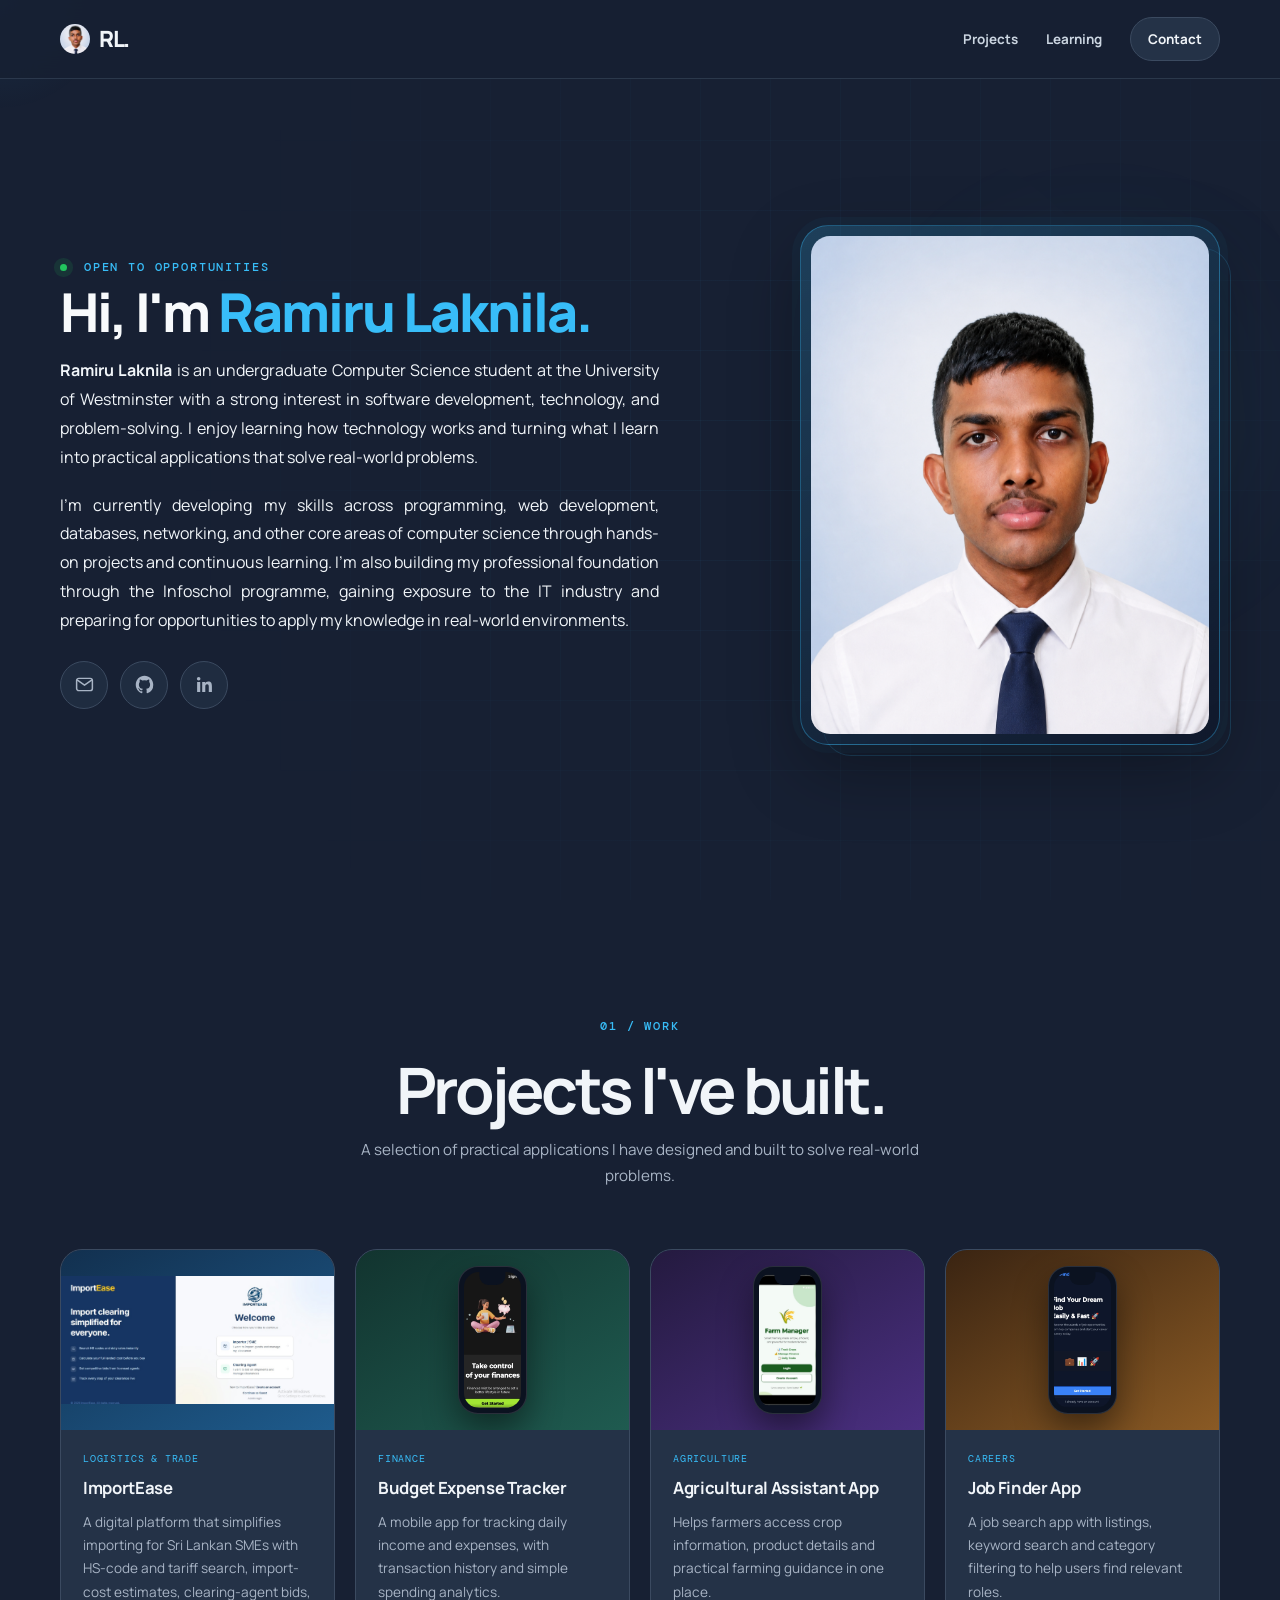
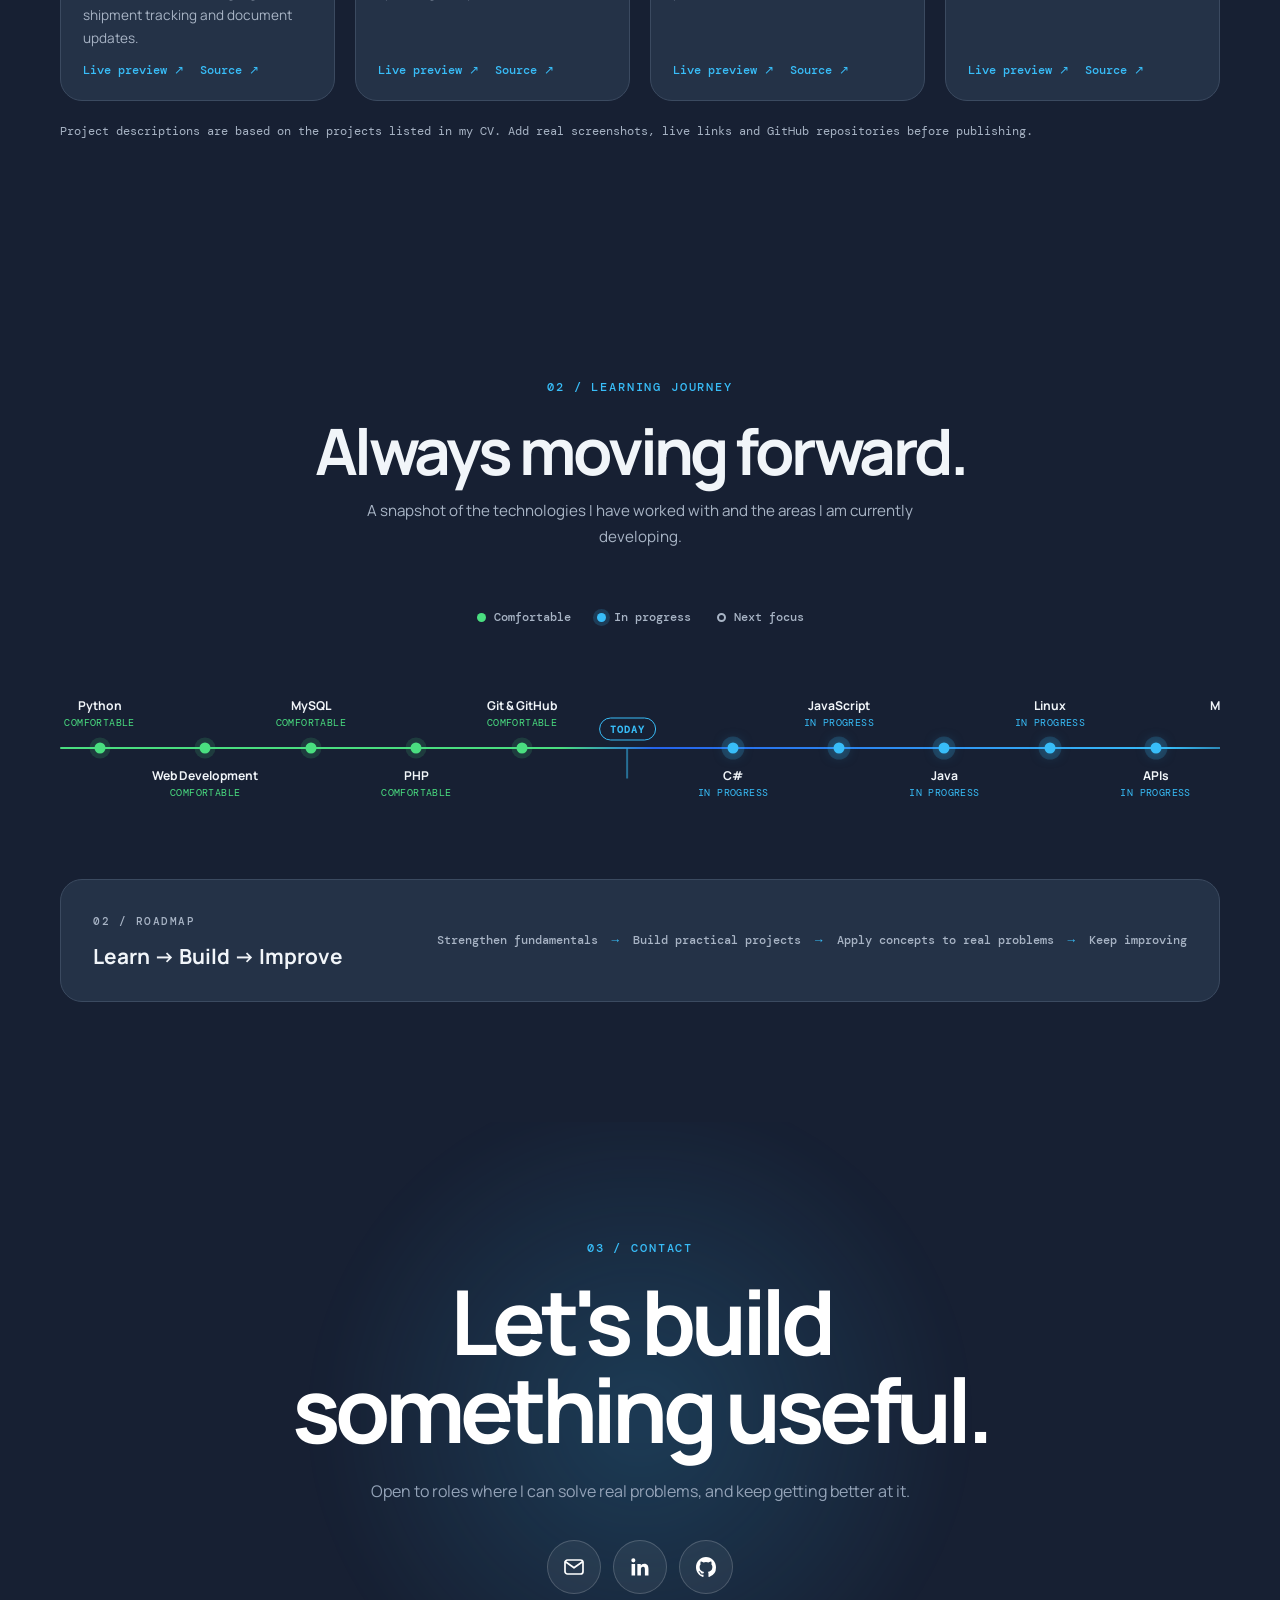
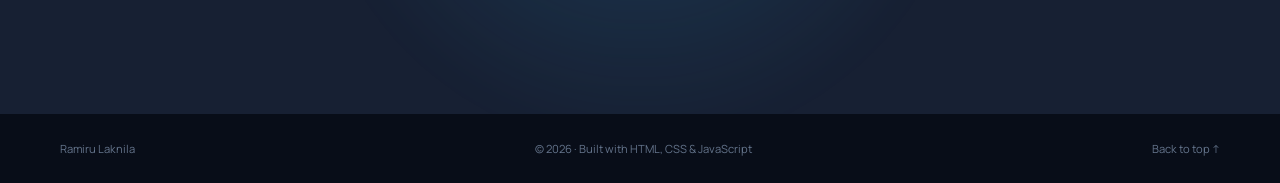
<file: index.html>
<!DOCTYPE html>
<html lang="en">

<head>
  <meta charset="UTF-8">

  <meta
    name="viewport"
    content="width=device-width, initial-scale=1.0"
  >

  <meta
    name="description"
    content="Ramiru Laknila — aspiring software developer portfolio."
  >

  <title>Ramiru Laknila | Software Developer</title>

  <link rel="stylesheet" href="style.css">
</head>

<body>

  <div class="cursor-glow" aria-hidden="true"></div>

  <!-- HEADER -->

  <header class="site-header" id="top">

    <nav class="nav container">

      <!-- Small profile image + RL logo -->
      <a href="#home" class="logo">

        <img
          class="logo-image"
          src="images/profile.jpg"
          alt=""
        >

        <span>RL.</span>

      </a>

      <!-- Mobile menu -->
      <button
        class="nav-toggle"
        aria-label="Open navigation"
        aria-expanded="false"
      >
        <span></span>
        <span></span>
      </button>

      <!-- Navigation links -->
      <div class="nav-links">

        <a href="#projects">Projects</a>

        <a href="#learning">Learning</a>

        <a
          href="#contact"
          class="nav-cta"
        >
          Contact
        </a>

      </div>

    </nav>

  </header>


  <main>

    <!-- HERO -->

    <section
      class="hero section"
      id="home"
    >

      <div class="hero-grid"></div>

      <div class="container hero-inner">

        <div class="hero-copy reveal">

          <p class="eyebrow">
            <span class="status-dot"></span>
            Open to opportunities
          </p>

          <h1 class="hero-title">

            <span class="intro">
              Hi, I'm
            </span>

            <span class="name">
              Ramiru Laknila.
            </span>

          </h1>

          
<div class="about-text">
  <p>
    <strong>Ramiru Laknila</strong> is an undergraduate Computer Science student
    at the University of Westminster with a strong interest in software
    development, technology, and problem-solving.
  

  
    I enjoy learning how technology works and turning what I learn into
    practical applications that solve real-world problems.
  </p>

  <p>
    I’m currently developing my skills across programming, web development,
    databases, networking, and other core areas of computer science through
    hands-on projects and continuous learning.
  

  
    I’m also building my professional foundation through the Infoschol
    programme, gaining exposure to the IT industry and preparing for
    opportunities to apply my knowledge in real-world environments.
  </p>
</div>


          <div class="social-links">

            <a
              class="social-icon"
              href="mailto:ramirulaknila1923@gmail.com"
              aria-label="Email"
            >
              <svg viewBox="0 0 24 24" fill="none" stroke="currentColor" stroke-width="1.7" stroke-linecap="round" stroke-linejoin="round">
                <rect x="3" y="5" width="18" height="14" rx="2.5"></rect>
                <path d="M3.5 6.8l8.5 6 8.5-6"></path>
              </svg>
            </a>

            <a
              class="social-icon"
              href="https://github.com/ramiruxlaknila-cmd"
              target="_blank"
              rel="noreferrer"
              aria-label="GitHub"
            >
              <svg viewBox="0 0 24 24" fill="currentColor">
                <path d="M12 2C6.48 2 2 6.58 2 12.26c0 4.53 2.87 8.37 6.84 9.73.5.09.68-.22.68-.48 0-.24-.01-1.02-.01-1.85-2.78.62-3.37-1.19-3.37-1.19-.46-1.19-1.11-1.51-1.11-1.51-.91-.63.07-.62.07-.62 1 .07 1.53 1.05 1.53 1.05.89 1.56 2.34 1.11 2.91.85.09-.66.35-1.11.63-1.36-2.22-.26-4.56-1.13-4.56-5.02 0-1.11.39-2.02 1.03-2.73-.1-.26-.45-1.3.1-2.71 0 0 .84-.27 2.75 1.04a9.36 9.36 0 0 1 5 0c1.91-1.31 2.75-1.04 2.75-1.04.55 1.41.2 2.45.1 2.71.64.71 1.03 1.62 1.03 2.73 0 3.9-2.34 4.76-4.57 5.01.36.31.68.92.68 1.86 0 1.34-.01 2.42-.01 2.75 0 .27.18.58.69.48A10.02 10.02 0 0 0 22 12.26C22 6.58 17.52 2 12 2z"/>
              </svg>
            </a>

            <a
              class="social-icon"
              href="https://www.linkedin.com/in/k-h-ramiru-l-70869b3a4/"
              target="_blank"
              rel="noreferrer"
              aria-label="LinkedIn"
            >
              <svg viewBox="0 0 24 24" fill="currentColor">
                <path d="M20.45 20.45h-3.55v-5.57c0-1.33-.02-3.04-1.85-3.04-1.85 0-2.14 1.45-2.14 2.94v5.67H9.36V9h3.41v1.56h.05c.48-.9 1.64-1.85 3.38-1.85 3.6 0 4.27 2.37 4.27 5.46v6.28zM5.34 7.43a2.06 2.06 0 1 1 0-4.12 2.06 2.06 0 0 1 0 4.12zM7.12 20.45H3.56V9h3.56v11.45z"/>
              </svg>
            </a>

          </div>

        </div>

        <figure class="hero-profile reveal">
          <img src="images/profile.jpg" alt="Portrait of Ramiru Laknila">
        </figure>

      </div>

    </section>


    <!-- PROJECTS -->

    <section
      class="section"
      id="projects"
    >

      <div class="container">

        <div class="split about-section">

          <div class="section-heading reveal">

            <p class="eyebrow">
              01 / About
            </p>

            <h2>
              Learning by
              <span class="gradient-text">
                building.
              </span>
            </h2>

          </div>

          <div class="about-copy reveal">

            <p class="lead">

              I'm an enthusiastic learner with a strong interest in
              computer science and software development. I enjoy building
              practical applications, learning new technologies and
              improving my technical skills through hands-on work.

            </p>

            <p>

              My goal is to gain real-world experience, contribute to a
              professional team and keep developing as a software developer.

            </p>

            <div class="mini-stats">

              <div>
                <strong>10</strong>
                <span>Featured projects</span>
              </div>

              <div>
                <strong>6+</strong>
                <span>Professional courses</span>
              </div>

            </div>

          </div>

        </div>

        <!-- PROJECT CARDS -->

        <div
          class="projects-showcase reveal"
        >

          <div class="section-heading centered showcase-heading">

            <p class="eyebrow">
              01 / Work
            </p>

            <h2>
              Projects I've
              <span class="gradient-text">
                built.
              </span>
            </h2>

            <p class="learning-intro">
              A selection of practical applications I have designed and built
              to solve real-world problems.
            </p>

          </div>

          <div class="project-cards">

            <article class="project-card">

              <div class="project-card-media media-1 importease-media">
                <img
                  src="images/importease.jpg"
                  alt="ImportEase platform preview"
                  loading="lazy"
                  onerror="this.remove()"
                >
              </div>

              <div class="project-card-body">

                <span class="project-card-tag">
                  Logistics &amp; Trade
                </span>

                <h4>
                  ImportEase
                </h4>

                <p>

                  A digital platform that simplifies importing for Sri Lankan
                  SMEs with HS-code and tariff search, import-cost estimates,
                  clearing-agent bids, shipment tracking and document updates.

                </p>

                <div class="project-card-links">
                  <a href="https://lnkd.in/gSx7hcVk">Live preview ↗</a>
                  <a href="https://github.com/ramiruxlaknila-cmd/project-front-end">Source ↗</a>
                </div>

              </div>

            </article>


            <article class="project-card">

              <div class="project-card-media media-2 is-mobile">
                <div class="phone-frame">
                  <img
                    src="images/expensetracker.png"
                    alt="Budget Expense Tracker preview"
                    loading="lazy"
                    onerror="this.remove()"
                  >
                </div>
              </div>

              <div class="project-card-body">

                <span class="project-card-tag">
                  Finance
                </span>

                <h4>
                  Budget Expense Tracker
                </h4>

                <p>

                  A mobile app for tracking daily income and expenses,
                  with transaction history and simple spending analytics.

                </p>

                <div class="project-card-links">
                  <a href="https://lnkd.in/p/gXigUn3U">Live preview ↗</a>
                  <a href="https://github.com/ramiruxlaknila-cmd/expense-tracker-app">Source ↗</a>
                </div>

              </div>

            </article>


            <article class="project-card">

              <div class="project-card-media media-3 is-mobile">
                <div class="phone-frame">
                  <img
                    src="images/agricultural.png"
                    alt="Agricultural Assistant App preview"
                    loading="lazy"
                    onerror="this.remove()"
                  >
                </div>
              </div>

              <div class="project-card-body">

                <span class="project-card-tag">
                  Agriculture
                </span>

                <h4>
                  Agricultural Assistant App
                </h4>

                <p>

                  Helps farmers access crop information, product details
                  and practical farming guidance in one place.

                </p>

                <div class="project-card-links">
                  <a href="https://lnkd.in/p/gcMDG-_p">Live preview ↗</a>
                  <a href="https://github.com/ramiruxlaknila-cmd/farmer-management-app">Source ↗</a>
                </div>

              </div>

            </article>


            <article class="project-card">

              <div class="project-card-media media-4 is-mobile">
                <div class="phone-frame">
                  <img
                    src="images/jobfinder.png"
                    alt="Job Finder App preview"
                    loading="lazy"
                    onerror="this.remove()"
                  >
                </div>
              </div>

              <div class="project-card-body">

                <span class="project-card-tag">
                  Careers
                </span>

                <h4>
                  Job Finder App
                </h4>

                <p>

                  A job search app with listings, keyword search and
                  category filtering to help users find relevant roles.

                </p>

                <div class="project-card-links">
                  <a href="https://lnkd.in/p/gSdRn3z9">Live preview ↗</a>
                  <a href="https://github.com/ramiruxlaknila-cmd/job--finder">Source ↗</a>
                </div>

              </div>

            </article>

          </div>

          <p class="project-note">

            Project descriptions are based on the projects listed in
            my CV. Add real screenshots, live links and GitHub
            repositories before publishing.

          </p>

        </div>

      </div>

    </section>


    <!-- LEARNING JOURNEY -->

    <section
      class="section learning-section"
      id="learning"
    >

      <div class="container">

        <div class="section-heading centered reveal">

          <p class="eyebrow">
            02 / Learning journey
          </p>

          <h2>
            Always
            <span class="gradient-text">
              moving forward.
            </span>
          </h2>

          <p class="learning-intro">

            A snapshot of the technologies I have worked with and the
            areas I am currently developing.

          </p>

        </div>

        <div class="learning-key reveal">

          <span>
            <i class="key-dot learned"></i>
            Comfortable
          </span>

          <span>
            <i class="key-dot current"></i>
            In progress
          </span>

          <span>
            <i class="key-dot next"></i>
            Next focus
          </span>

        </div>

        <div class="learning-track-wrap reveal">

          <div class="learning-track">

            <div class="track-line"></div>

            <div
              class="track-node learned pos-above"
              style="left:3%"
            >
              <div class="node-label">
                <strong>Python</strong>
                <small>Comfortable</small>
              </div>

              <span class="node-dot"></span>
            </div>

            <div
              class="track-node learned pos-below"
              style="left:11%"
            >
              <span class="node-dot"></span>

              <div class="node-label">
                <strong>Web Development</strong>
                <small>Comfortable</small>
              </div>
            </div>

            <div
              class="track-node learned pos-above"
              style="left:19%"
            >
              <div class="node-label">
                <strong>MySQL</strong>
                <small>Comfortable</small>
              </div>

              <span class="node-dot"></span>
            </div>

            <div
              class="track-node learned pos-below"
              style="left:27%"
            >
              <span class="node-dot"></span>

              <div class="node-label">
                <strong>PHP</strong>
                <small>Comfortable</small>
              </div>
            </div>

            <div
              class="track-node learned pos-above"
              style="left:35%"
            >
              <div class="node-label">
                <strong>Git & GitHub</strong>
                <small>Comfortable</small>
              </div>

              <span class="node-dot"></span>
            </div>

            <div
              class="track-today"
              style="left:43%"
            >
              <span>Today</span>
              <i></i>
            </div>

            <div
              class="track-node current pos-below"
              style="left:51%"
            >
              <span class="node-dot"></span>

              <div class="node-label">
                <strong>C#</strong>
                <small>In progress</small>
              </div>
            </div>

            <div
              class="track-node current pos-above"
              style="left:59%"
            >
              <div class="node-label">
                <strong>JavaScript</strong>
                <small>In progress</small>
              </div>

              <span class="node-dot"></span>
            </div>

            <div
              class="track-node current pos-below"
              style="left:67%"
            >
              <span class="node-dot"></span>

              <div class="node-label">
                <strong>Java</strong>
                <small>In progress</small>
              </div>
            </div>

            <div
              class="track-node current pos-above"
              style="left:75%"
            >
              <div class="node-label">
                <strong>Linux</strong>
                <small>In progress</small>
              </div>

              <span class="node-dot"></span>
            </div>

            <div
              class="track-node current pos-below"
              style="left:83%"
            >
              <span class="node-dot"></span>

              <div class="node-label">
                <strong>APIs</strong>
                <small>In progress</small>
              </div>
            </div>

            <div
              class="track-node next pos-above"
              style="left:91%"
            >
              <div class="node-label">
                <strong>Machine Learning</strong>
                <small>Next focus</small>
              </div>

              <span class="node-dot"></span>
            </div>

            <div
              class="track-node next pos-below"
              style="left:97%"
            >
              <span class="node-dot"></span>

              <div class="node-label">
                <strong>AI Agents</strong>
                <small>Next focus</small>
              </div>
            </div>

          </div>

        </div>

        <div class="learning-roadmap reveal">

          <div>

            <span class="learning-label">
              02 / ROADMAP
            </span>

            <h3>
              Learn → Build → Improve
            </h3>

          </div>

          <div class="roadmap-steps">

            <span>Strengthen fundamentals</span>

            <b>→</b>

            <span>Build practical projects</span>

            <b>→</b>

            <span>Apply concepts to real problems</span>

            <b>→</b>

            <span>Keep improving</span>

          </div>

        </div>

      </div>

    </section>


    <!-- CONTACT -->

    <section
      class="section contact-section"
      id="contact"
    >

      <div class="contact-glow"></div>

      <div class="container contact-inner reveal">

        <p class="eyebrow">
          03 / Contact
        </p>

        <h2>
          Let's build something
          <span class="gradient-text">
            useful.
          </span>
        </h2>

        <p>
        Open to roles where I can solve real problems, and keep getting better at it.
        </p>

        <div class="contact-actions">

          <a
            class="contact-icon"
            href="mailto:YOUR_EMAIL@example.com"
            aria-label="Email"
          >
            <svg viewBox="0 0 24 24" fill="none" stroke="currentColor" stroke-width="1.7" stroke-linecap="round" stroke-linejoin="round">
              <rect x="3" y="5" width="18" height="14" rx="2.5"></rect>
              <path d="M3.5 6.8l8.5 6 8.5-6"></path>
            </svg>
          </a>

          <a
            class="contact-icon"
            href="https://www.linkedin.com/in/k-h-ramiru-l-70869b3a4/"
            target="_blank"
            rel="noreferrer"
            aria-label="LinkedIn"
          >
            <svg viewBox="0 0 24 24" fill="currentColor">
              <path d="M20.45 20.45h-3.55v-5.57c0-1.33-.02-3.04-1.85-3.04-1.85 0-2.14 1.45-2.14 2.94v5.67H9.36V9h3.41v1.56h.05c.48-.9 1.64-1.85 3.38-1.85 3.6 0 4.27 2.37 4.27 5.46v6.28zM5.34 7.43a2.06 2.06 0 1 1 0-4.12 2.06 2.06 0 0 1 0 4.12zM7.12 20.45H3.56V9h3.56v11.45z"></path>
            </svg>
          </a>

          <a
            class="contact-icon"
            href="https://github.com/ramiruxlaknila-cmd"
            target="_blank"
            rel="noreferrer"
            aria-label="GitHub"
          >
            <svg viewBox="0 0 24 24" fill="currentColor">
              <path d="M12 2C6.48 2 2 6.58 2 12.26c0 4.53 2.87 8.37 6.84 9.73.5.09.68-.22.68-.48 0-.24-.01-1.02-.01-1.85-2.78.62-3.37-1.19-3.37-1.19-.46-1.19-1.11-1.51-1.11-1.51-.91-.63.07-.62.07-.62 1 .07 1.53 1.05 1.53 1.05.89 1.56 2.34 1.11 2.91.85.09-.66.35-1.11.63-1.36-2.22-.26-4.56-1.13-4.56-5.02 0-1.11.39-2.02 1.03-2.73-.1-.26-.45-1.3.1-2.71 0 0 .84-.27 2.75 1.04a9.36 9.36 0 0 1 5 0c1.91-1.31 2.75-1.04 2.75-1.04.55 1.41.2 2.45.1 2.71.64.71 1.03 1.62 1.03 2.73 0 3.9-2.34 4.76-4.57 5.01.36.31.68.92.68 1.86 0 1.34-.01 2.42-.01 2.75 0 .27.18.58.69.48A10.02 10.02 0 0 0 22 12.26C22 6.58 17.52 2 12 2z"></path>
            </svg>
          </a>

        </div>

      </div>

    </section>

  </main>


  <!-- FOOTER -->

  <footer class="footer">

    <div class="container">

      <span>
        Ramiru Laknila
      </span>

      <span>
        © 2026 · Built with HTML, CSS & JavaScript
      </span>

      <a href="#top">
        Back to top ↑
      </a>

    </div>

  </footer>


  <script src="script.js"></script>

</body>

</html>
</file>
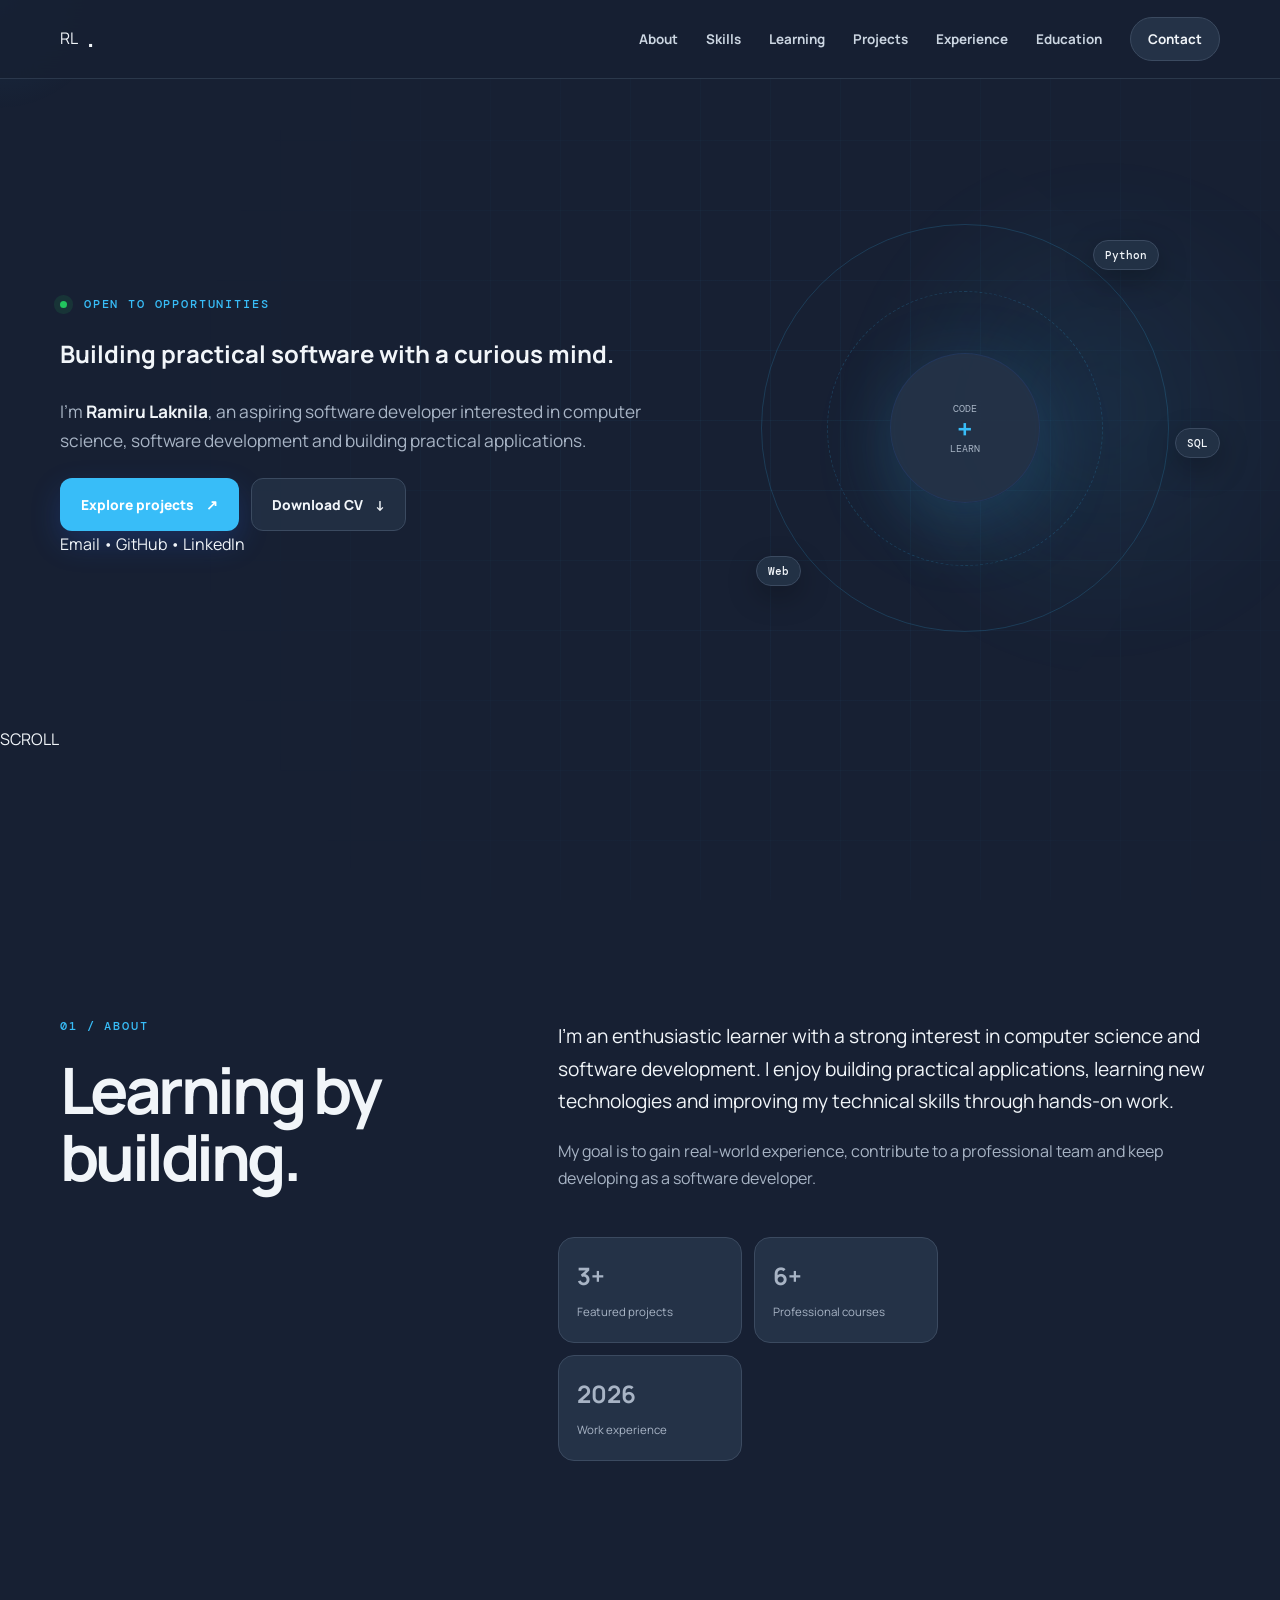
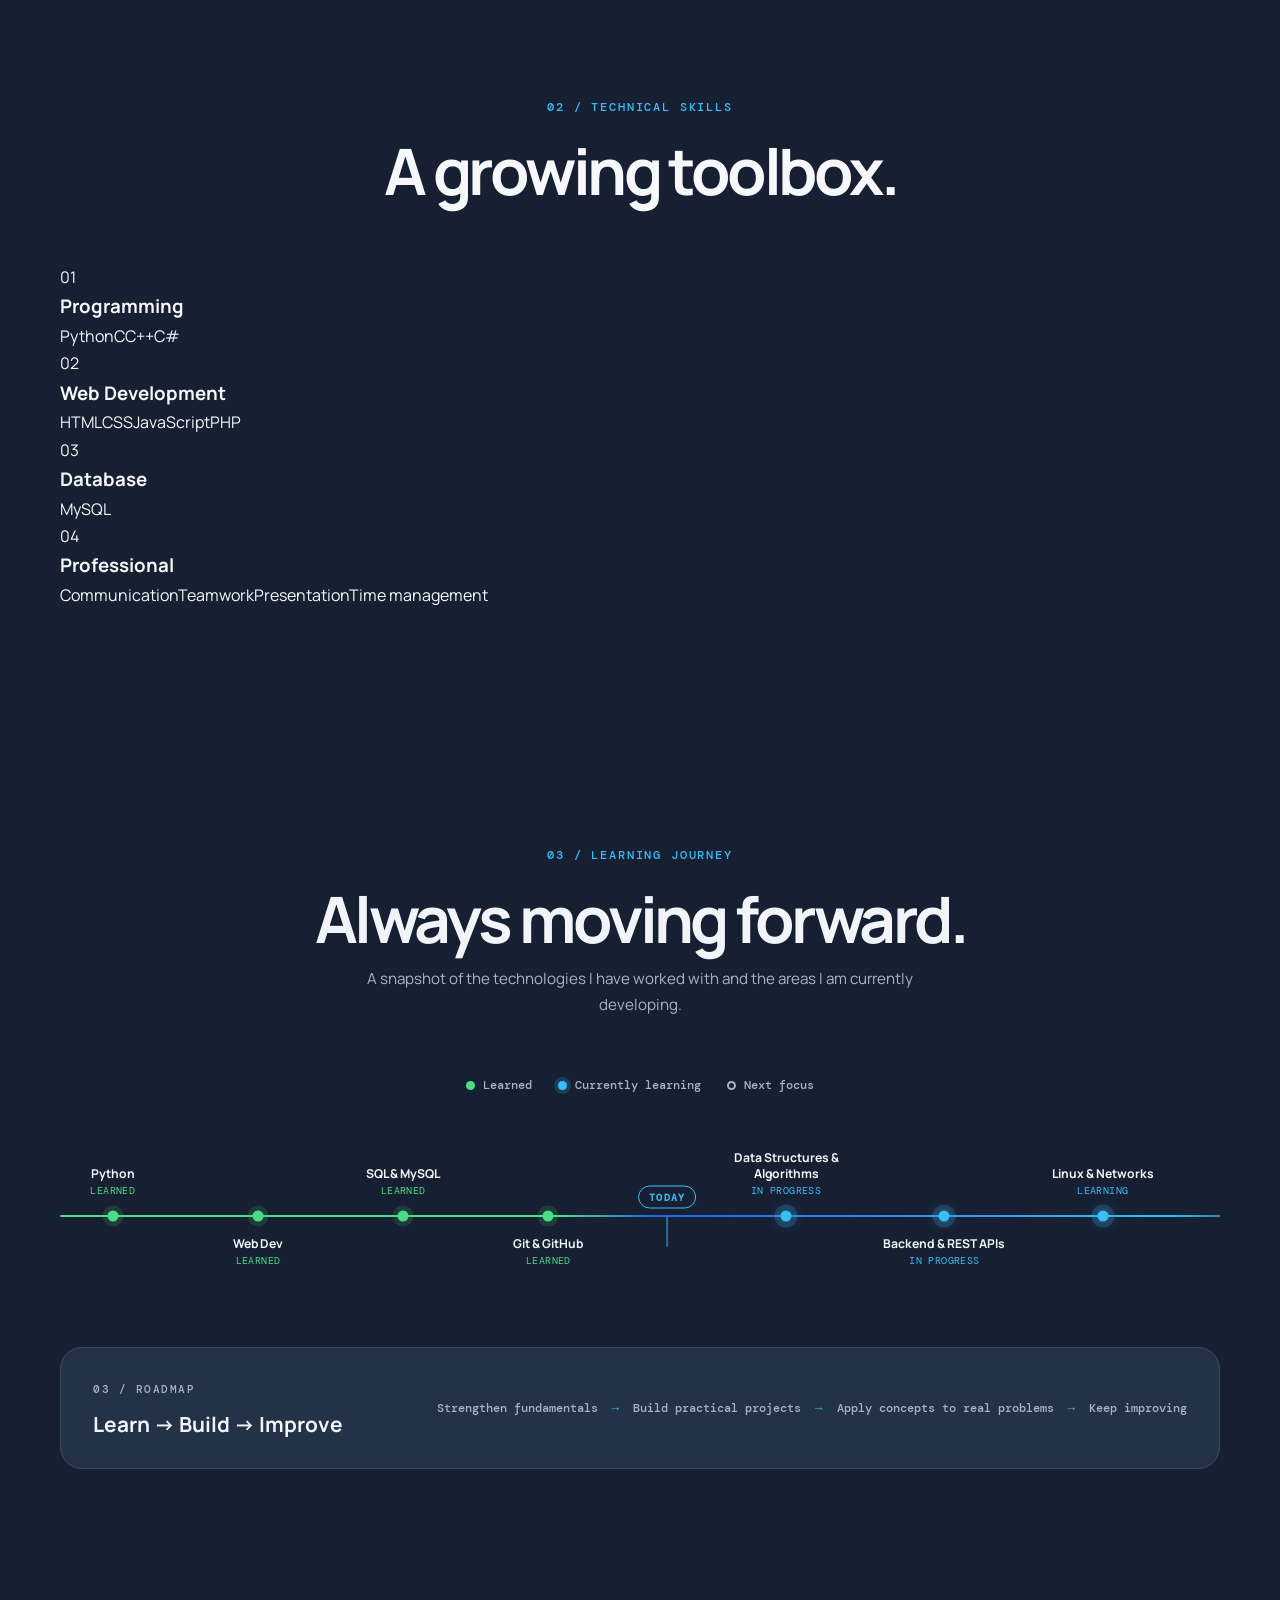
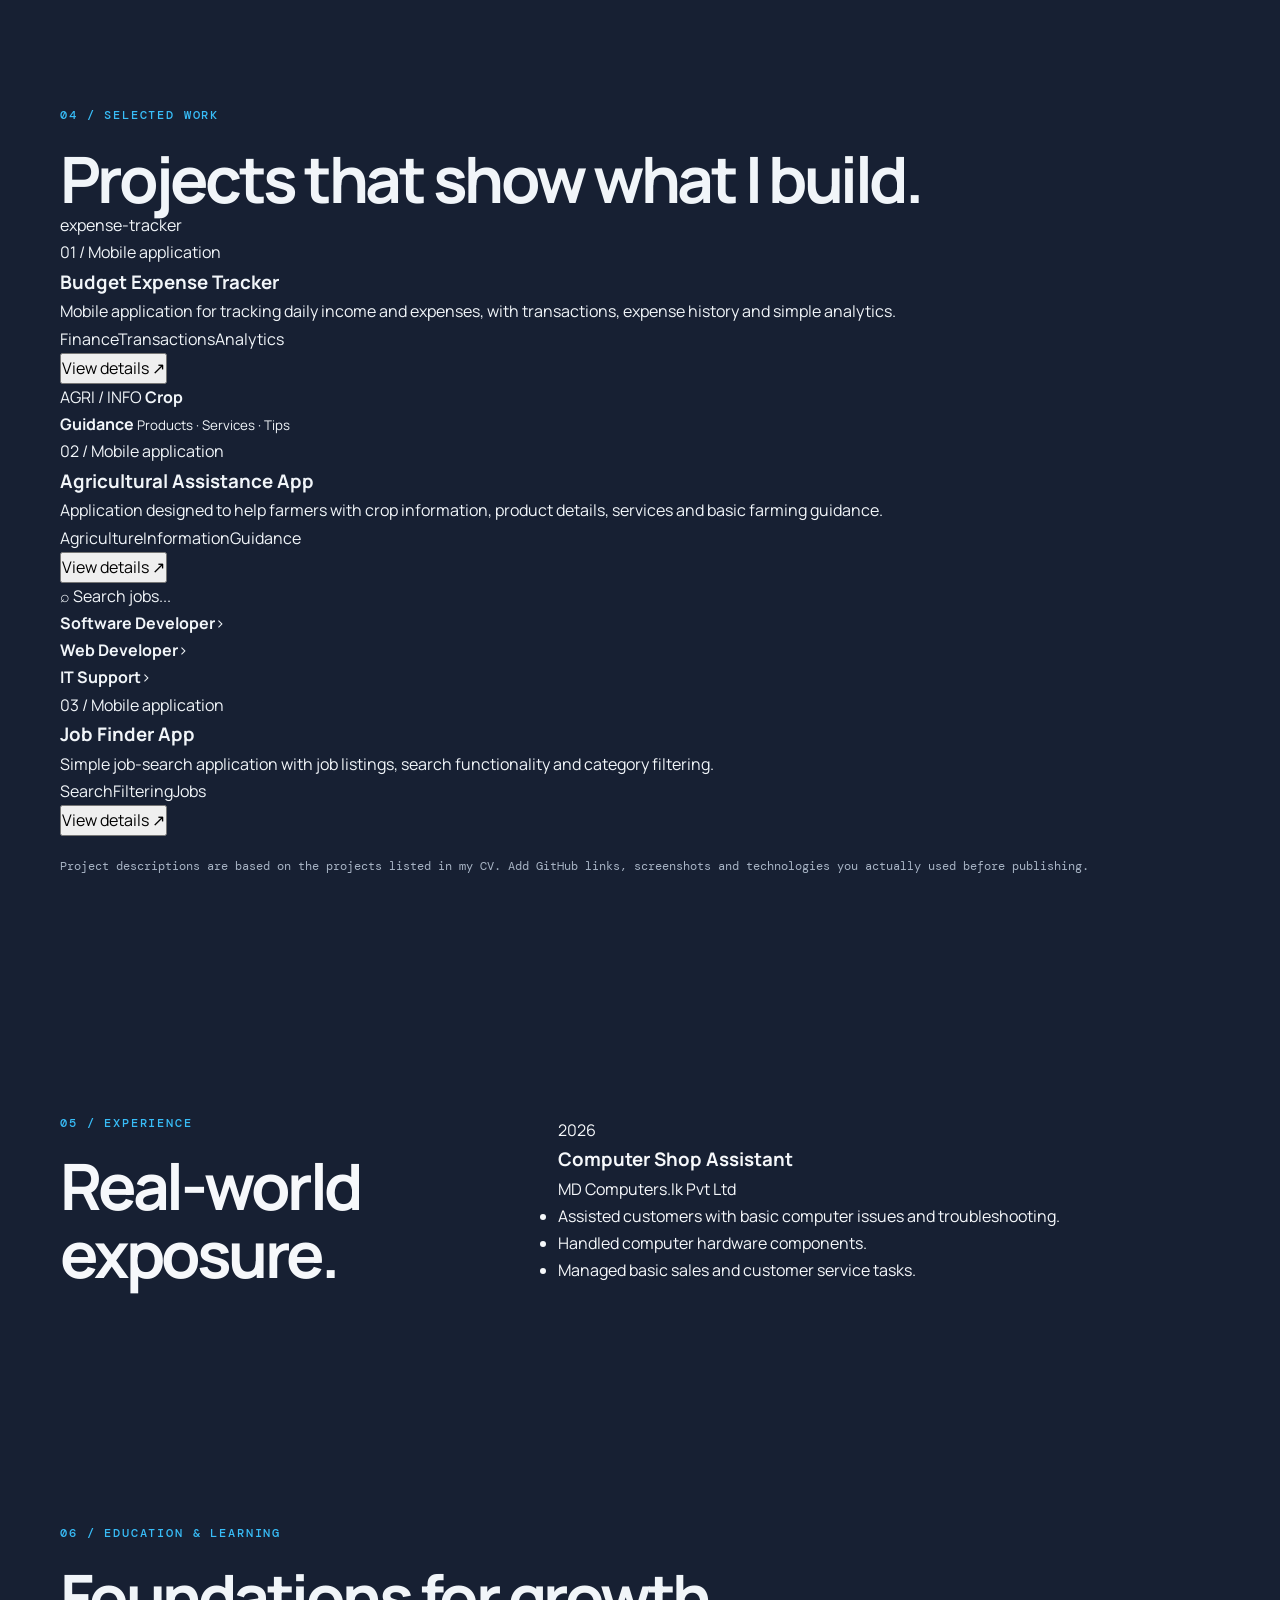
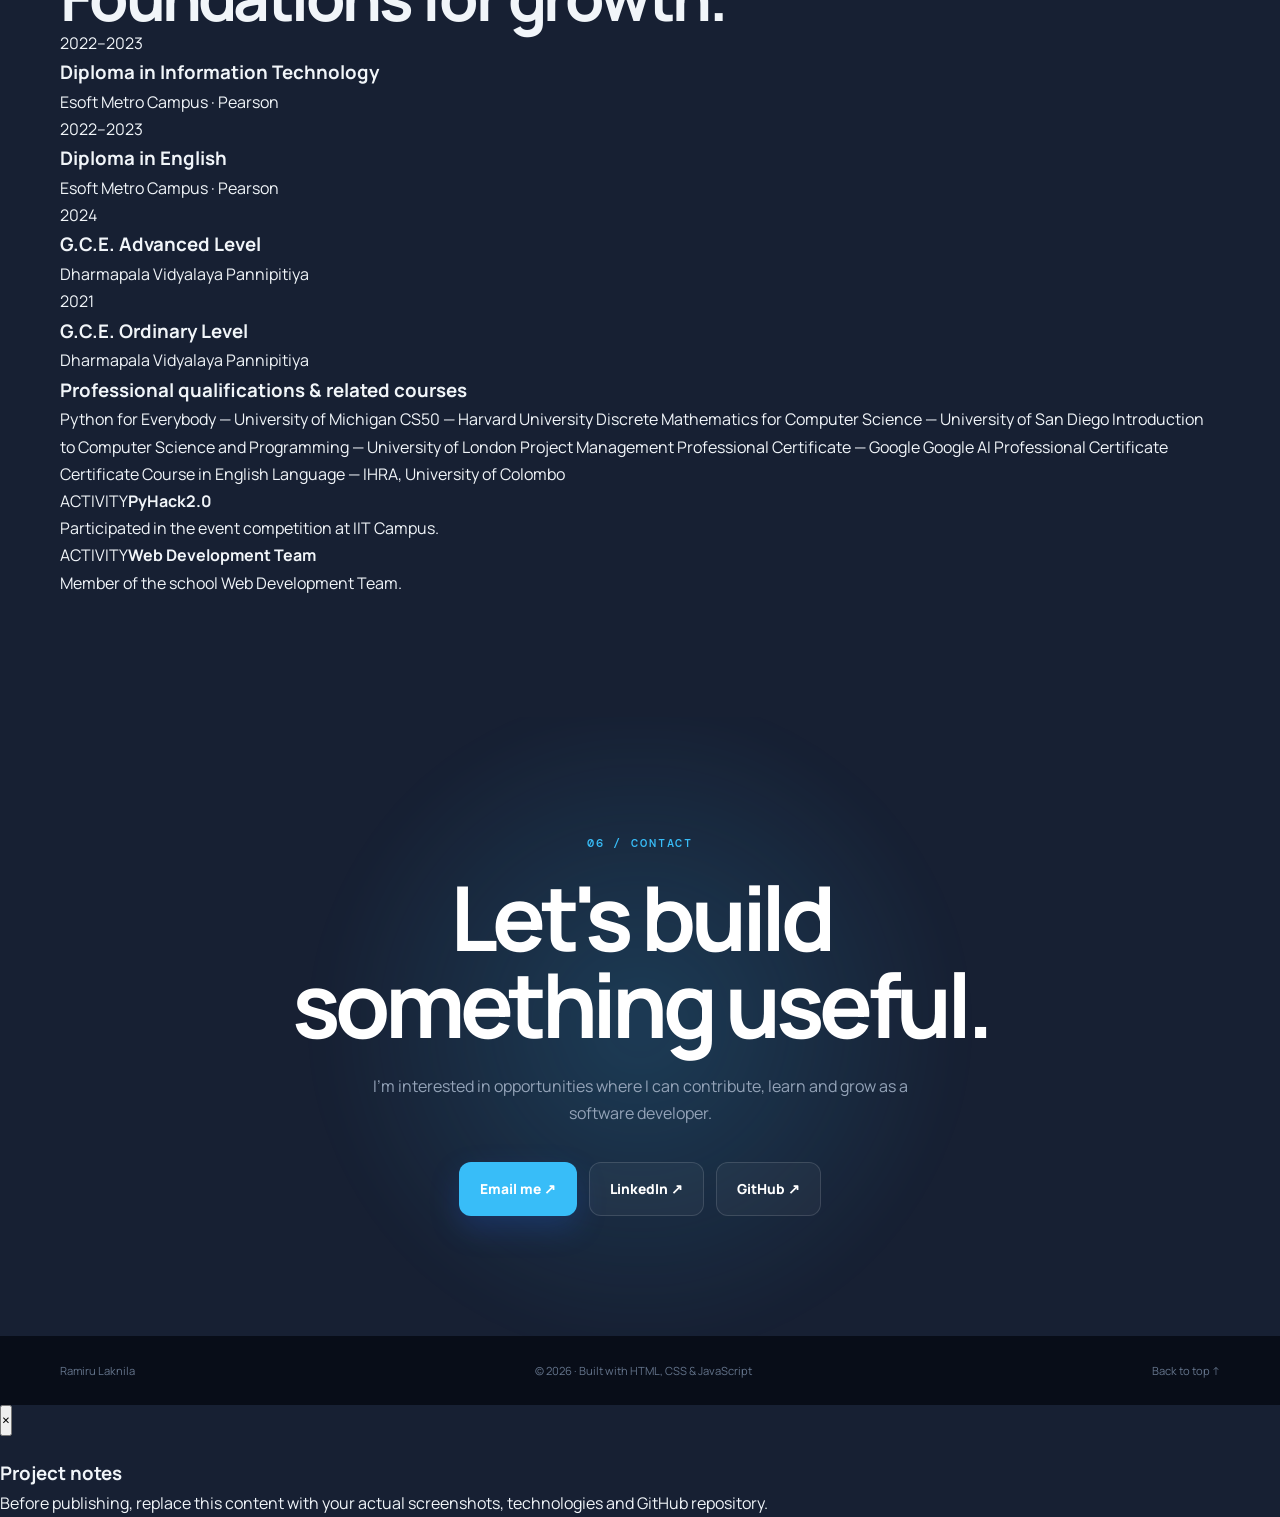
<file: portfolio-index-with-learning.html>
<!DOCTYPE html>
<html lang="en">
<head>
  <meta charset="UTF-8">
  <meta name="viewport" content="width=device-width, initial-scale=1.0">
  <meta name="description" content="Ramiru Laknila — aspiring software developer portfolio.">
  <title>Ramiru Laknila | Software Developer</title>
  <link rel="stylesheet" href="style.css">
</head>
<body>
  <div class="cursor-glow" aria-hidden="true"></div>

  <header class="site-header" id="top">
    <nav class="nav container">
      <a href="#home" class="logo">RL<span>.</span></a>
      <button class="nav-toggle" aria-label="Open navigation" aria-expanded="false">
        <span></span><span></span>
      </button>
      <div class="nav-links">
        <a href="#about">About</a>
        <a href="#skills">Skills</a>
        <a href="#learning">Learning</a>
        <a href="#projects">Projects</a>
        <a href="#experience">Experience</a>
        <a href="#education">Education</a>
        <a href="#contact" class="nav-cta">Contact</a>
      </div>
    </nav>
  </header>

  <main>
    <section class="hero section" id="home">
      <div class="hero-grid"></div>
      <div class="container hero-inner">
        <div class="hero-copy reveal">
          <p class="eyebrow"><span class="status-dot"></span> Open to opportunities</p>
          <h1>Building practical software with a <span class="gradient-text">curious mind.</span></h1>
          <p class="hero-subtitle">
            I'm <strong>Ramiru Laknila</strong>, an aspiring software developer interested in
            computer science, software development and building practical applications.
          </p>
          <div class="hero-actions">
            <a class="btn btn-primary" href="#projects">Explore projects <span>↗</span></a>
            <a class="btn btn-secondary" href="resume.pdf" download>Download CV <span>↓</span></a>
          </div>
          <div class="quick-links">
            <a href="#contact">Email</a>
            <span>•</span>
            <a href="#" target="_blank" rel="noreferrer">GitHub</a>
            <span>•</span>
            <a href="#" target="_blank" rel="noreferrer">LinkedIn</a>
          </div>
        </div>

        <div class="hero-orbit reveal" aria-hidden="true">
          <div class="orbit orbit-1"></div>
          <div class="orbit orbit-2"></div>
          <div class="orbit orbit-3"></div>
          <div class="core">
            <span>CODE</span>
            <strong>+</strong>
            <span>LEARN</span>
          </div>
          <div class="orbit-tag tag-python">Python</div>
          <div class="orbit-tag tag-web">Web</div>
          <div class="orbit-tag tag-sql">SQL</div>
        </div>
      </div>
      <div class="scroll-cue">SCROLL <span></span></div>
    </section>

    <section class="section" id="about">
      <div class="container split">
        <div class="section-heading reveal">
          <p class="eyebrow">01 / About</p>
          <h2>Learning by <span class="gradient-text">building.</span></h2>
        </div>
        <div class="about-copy reveal">
          <p class="lead">
            I'm an enthusiastic learner with a strong interest in computer science and software
            development. I enjoy building practical applications, learning new technologies and
            improving my technical skills through hands-on work.
          </p>
          <p>
            My goal is to gain real-world experience, contribute to a professional team and keep
            developing as a software developer.
          </p>
          <div class="mini-stats">
            <div><strong>3+</strong><span>Featured projects</span></div>
            <div><strong>6+</strong><span>Professional courses</span></div>
            <div><strong>2026</strong><span>Work experience</span></div>
          </div>
        </div>
      </div>
    </section>

    <section class="section section-dark" id="skills">
      <div class="container">
        <div class="section-heading centered reveal">
          <p class="eyebrow">02 / Technical skills</p>
          <h2>A growing <span class="gradient-text">toolbox.</span></h2>
        </div>
        <div class="skills-grid">
          <article class="skill-card reveal">
            <div class="skill-number">01</div>
            <h3>Programming</h3>
            <div class="chips"><span>Python</span><span>C</span><span>C++</span><span>C#</span></div>
          </article>
          <article class="skill-card reveal">
            <div class="skill-number">02</div>
            <h3>Web Development</h3>
            <div class="chips"><span>HTML</span><span>CSS</span><span>JavaScript</span><span>PHP</span></div>
          </article>
          <article class="skill-card reveal">
            <div class="skill-number">03</div>
            <h3>Database</h3>
            <div class="chips"><span>MySQL</span></div>
          </article>
          <article class="skill-card reveal">
            <div class="skill-number">04</div>
            <h3>Professional</h3>
            <div class="chips"><span>Communication</span><span>Teamwork</span><span>Presentation</span><span>Time management</span></div>
          </article>
        </div>
      </div>
    </section>

    <section class="section learning-section" id="learning">
      <div class="container">
        <div class="section-heading centered reveal">
          <p class="eyebrow">03 / Learning journey</p>
          <h2>Always <span class="gradient-text">moving forward.</span></h2>
          <p class="learning-intro">A snapshot of the technologies I have worked with and the areas I am currently developing.</p>
        </div>

        <div class="learning-key reveal">
          <span><i class="key-dot learned"></i> Learned</span>
          <span><i class="key-dot current"></i> Currently learning</span>
          <span><i class="key-dot next"></i> Next focus</span>
        </div>

        <div class="learning-track-wrap reveal">
          <div class="learning-track">
            <div class="track-line"></div>

            <div class="track-node learned pos-above" style="left:4%">
              <div class="node-label"><strong>Python</strong><small>Learned</small></div>
              <span class="node-dot"></span>
            </div>
            <div class="track-node learned pos-below" style="left:15%">
              <span class="node-dot"></span>
              <div class="node-label"><strong>Web Dev</strong><small>Learned</small></div>
            </div>
            <div class="track-node learned pos-above" style="left:26%">
              <div class="node-label"><strong>SQL & MySQL</strong><small>Learned</small></div>
              <span class="node-dot"></span>
            </div>
            <div class="track-node learned pos-below" style="left:37%">
              <span class="node-dot"></span>
              <div class="node-label"><strong>Git & GitHub</strong><small>Learned</small></div>
            </div>

            <div class="track-today" style="left:46%">
              <span>Today</span>
              <i></i>
            </div>

            <div class="track-node current pos-above" style="left:55%">
              <div class="node-label"><strong>Data Structures & Algorithms</strong><small>In progress</small></div>
              <span class="node-dot"></span>
            </div>
            <div class="track-node current pos-below" style="left:67%">
              <span class="node-dot"></span>
              <div class="node-label"><strong>Backend & REST APIs</strong><small>In progress</small></div>
            </div>
            <div class="track-node current pos-above" style="left:79%">
              <div class="node-label"><strong>Linux & Networks</strong><small>Learning</small></div>
              <span class="node-dot"></span>
            </div>
            <div class="track-node next pos-below" style="left:91%">
              <span class="node-dot"></span>
              <div class="node-label"><strong>Cloud & AI</strong><small>Next focus</small></div>
            </div>
          </div>
        </div>

        <div class="learning-roadmap reveal">
          <div>
            <span class="learning-label">03 / ROADMAP</span>
            <h3>Learn → Build → Improve</h3>
          </div>
          <div class="roadmap-steps">
            <span>Strengthen fundamentals</span><b>→</b><span>Build practical projects</span><b>→</b><span>Apply concepts to real problems</span><b>→</b><span>Keep improving</span>
          </div>
        </div>
      </div>
    </section>

    <section class="section" id="projects">
      <div class="container">
        <div class="section-heading reveal">
          <p class="eyebrow">04 / Selected work</p>
          <h2>Projects that show <span class="gradient-text">what I build.</span></h2>
        </div>

        <div class="projects">
          <article class="project featured reveal">
            <div class="project-visual expense-visual">
              <div class="mock-window">
                <div class="mock-top"><i></i><i></i><i></i><span>expense-tracker</span></div>
                <div class="mock-body">
                  <div class="mock-bars"><b style="height:45%"></b><b style="height:75%"></b><b style="height:58%"></b><b style="height:88%"></b><b style="height:65%"></b></div>
                  <div class="mock-line"></div>
                </div>
              </div>
            </div>
            <div class="project-info">
              <p class="project-type">01 / Mobile application</p>
              <h3>Budget Expense Tracker</h3>
              <p>Mobile application for tracking daily income and expenses, with transactions, expense history and simple analytics.</p>
              <div class="project-tags"><span>Finance</span><span>Transactions</span><span>Analytics</span></div>
              <button class="text-link project-open" data-project="expense">View details <span>↗</span></button>
            </div>
          </article>

          <article class="project reveal">
            <div class="project-visual farm-visual">
              <div class="farm-card">
                <span>AGRI / INFO</span>
                <strong>Crop<br>Guidance</strong>
                <small>Products · Services · Tips</small>
              </div>
            </div>
            <div class="project-info">
              <p class="project-type">02 / Mobile application</p>
              <h3>Agricultural Assistance App</h3>
              <p>Application designed to help farmers with crop information, product details, services and basic farming guidance.</p>
              <div class="project-tags"><span>Agriculture</span><span>Information</span><span>Guidance</span></div>
              <button class="text-link project-open" data-project="agri">View details <span>↗</span></button>
            </div>
          </article>

          <article class="project reveal">
            <div class="project-visual jobs-visual">
              <div class="job-ui">
                <div class="job-search">⌕ Search jobs...</div>
                <div class="job-row"><b>Software Developer</b><span>›</span></div>
                <div class="job-row"><b>Web Developer</b><span>›</span></div>
                <div class="job-row"><b>IT Support</b><span>›</span></div>
              </div>
            </div>
            <div class="project-info">
              <p class="project-type">03 / Mobile application</p>
              <h3>Job Finder App</h3>
              <p>Simple job-search application with job listings, search functionality and category filtering.</p>
              <div class="project-tags"><span>Search</span><span>Filtering</span><span>Jobs</span></div>
              <button class="text-link project-open" data-project="jobs">View details <span>↗</span></button>
            </div>
          </article>
        </div>
        <p class="project-note reveal">Project descriptions are based on the projects listed in my CV. Add GitHub links, screenshots and technologies you actually used before publishing.</p>
      </div>
    </section>

    <section class="section section-dark" id="experience">
      <div class="container split">
        <div class="section-heading reveal">
          <p class="eyebrow">05 / Experience</p>
          <h2>Real-world <span class="gradient-text">exposure.</span></h2>
        </div>
        <div class="timeline reveal">
          <div class="timeline-item">
            <span class="timeline-dot"></span>
            <p class="date">2026</p>
            <h3>Computer Shop Assistant</h3>
            <p class="company">MD Computers.lk Pvt Ltd</p>
            <ul>
              <li>Assisted customers with basic computer issues and troubleshooting.</li>
              <li>Handled computer hardware components.</li>
              <li>Managed basic sales and customer service tasks.</li>
            </ul>
          </div>
        </div>
      </div>
    </section>

    <section class="section" id="education">
      <div class="container">
        <div class="section-heading reveal">
          <p class="eyebrow">06 / Education & learning</p>
          <h2>Foundations for <span class="gradient-text">growth.</span></h2>
        </div>

        <div class="education-grid">
          <div class="education-list reveal">
            <article class="edu-item">
              <span>2022–2023</span>
              <h3>Diploma in Information Technology</h3>
              <p>Esoft Metro Campus · Pearson</p>
            </article>
            <article class="edu-item">
              <span>2022–2023</span>
              <h3>Diploma in English</h3>
              <p>Esoft Metro Campus · Pearson</p>
            </article>
            <article class="edu-item">
              <span>2024</span>
              <h3>G.C.E. Advanced Level</h3>
              <p>Dharmapala Vidyalaya Pannipitiya</p>
            </article>
            <article class="edu-item">
              <span>2021</span>
              <h3>G.C.E. Ordinary Level</h3>
              <p>Dharmapala Vidyalaya Pannipitiya</p>
            </article>
          </div>

          <div class="cert-list reveal">
            <h3>Professional qualifications & related courses</h3>
            <div class="cert-grid">
              <span>Python for Everybody — University of Michigan</span>
              <span>CS50 — Harvard University</span>
              <span>Discrete Mathematics for Computer Science — University of San Diego</span>
              <span>Introduction to Computer Science and Programming — University of London</span>
              <span>Project Management Professional Certificate — Google</span>
              <span>Google AI Professional Certificate</span>
              <span>Certificate Course in English Language — IHRA, University of Colombo</span>
            </div>
          </div>
        </div>

        <div class="activities reveal">
          <div><span>ACTIVITY</span><strong>PyHack2.0</strong><p>Participated in the event competition at IIT Campus.</p></div>
          <div><span>ACTIVITY</span><strong>Web Development Team</strong><p>Member of the school Web Development Team.</p></div>
        </div>
      </div>
    </section>

    <section class="section contact-section" id="contact">
      <div class="contact-glow"></div>
      <div class="container contact-inner reveal">
        <p class="eyebrow">06 / Contact</p>
        <h2>Let's build something <span class="gradient-text">useful.</span></h2>
        <p>I'm interested in opportunities where I can contribute, learn and grow as a software developer.</p>
        <div class="contact-actions">
          <a class="btn btn-primary" href="mailto:YOUR_EMAIL@example.com">Email me ↗</a>
          <a class="btn btn-secondary" href="#" target="_blank" rel="noreferrer">LinkedIn ↗</a>
          <a class="btn btn-secondary" href="#" target="_blank" rel="noreferrer">GitHub ↗</a>
        </div>
      </div>
    </section>
  </main>

  <footer class="footer">
    <div class="container">
      <span>Ramiru Laknila</span>
      <span>© 2026 · Built with HTML, CSS & JavaScript</span>
      <a href="#top">Back to top ↑</a>
    </div>
  </footer>

  <div class="modal" id="projectModal" aria-hidden="true">
    <div class="modal-backdrop"></div>
    <div class="modal-card" role="dialog" aria-modal="true" aria-labelledby="modalTitle">
      <button class="modal-close" aria-label="Close">×</button>
      <p class="eyebrow" id="modalType"></p>
      <h2 id="modalTitle"></h2>
      <p id="modalDescription"></p>
      <div class="modal-content">
        <h3>Project notes</h3>
        <p id="modalNotes"></p>
      </div>
      <p class="modal-warning">Before publishing, replace this content with your actual screenshots, technologies and GitHub repository.</p>
    </div>
  </div>

  <script src="script.js"></script>
</body>
</html>
</file>
<file: style.css>
@import url('https://fonts.googleapis.com/css2?family=DM+Mono:wght@400;500&family=Manrope:wght@400;500;600;700;800&display=swap');

:root {
  --bg: #172033;
  --surface: #243247;
  --surface-2: #1B2638;
  --dark: #172033;
  --dark-2: #1B2638;
  --text: #F1F5F9;
  --muted: #A8B4C5;
  --line: #3B4A60;
  --accent: #38BDF8;
  --accent-2: #2563EB;
  --accent-soft: rgba(56,189,248,.10);
  --shadow: 0 24px 70px rgba(0,0,0,.28);
  --radius: 22px;
  --container: 1160px;
}

* {
  box-sizing: border-box;
  margin: 0;
  padding: 0;
}

html {
  scroll-behavior: smooth;
}

body {
  font-family: Manrope, sans-serif;
  color: var(--text);
  background: var(--bg);
  line-height: 1.7;
  overflow-x: hidden;
}

body.modal-open {
  overflow: hidden;
}

a {
  color: inherit;
  text-decoration: none;
}

button {
  font: inherit;
}

.container {
  width: min(calc(100% - 48px), var(--container));
  margin: auto;
}

.section {
  position: relative;
  padding: 120px 0;
}

.section-dark {
  background: var(--dark);
  color: #f6f8fb;
}

/* =========================
   HEADER
========================= */

.site-header {
  position: fixed;
  inset: 0 0 auto;
  z-index: 50;
  background: rgba(23,32,51,.86);
  backdrop-filter: blur(18px);
  border-bottom: 1px solid rgba(51,65,85,.75);
  transition: .3s ease;
}

.site-header.scrolled {
  box-shadow: 0 8px 30px rgba(0,0,0,.25);
}

.nav {
  height: 78px;
  display: flex;
  align-items: center;
  justify-content: space-between;
}

/* Logo */

.logo {
  display: flex;
  align-items: center;
  gap: 9px;
  text-decoration: none;
  color: var(--text);
}

.logo-image {
  width: 30px;
  height: 30px;
  border-radius: 50%;
  object-fit: cover;
  display: block;
  flex: 0 0 30px;
}

.logo span {
  font-size: 1.4rem;
  font-weight: 800;
  letter-spacing: -.06em;
  color: var(--text);
}

/* Navigation */

.nav-links {
  display: flex;
  align-items: center;
  gap: 28px;
  font-size: .84rem;
  font-weight: 700;
}

.nav-links a {
  color: #CBD5E1;
  transition: .25s;
}

.nav-links a:hover {
  color: var(--accent);
}

.nav-cta {
  padding: 10px 17px;
  border: 1px solid var(--line);
  border-radius: 999px;
  background: #243247;
  color: var(--text) !important;
}

.nav-toggle {
  display: none;
  border: 0;
  background: none;
  cursor: pointer;
}

/* =========================
   HERO
========================= */

.hero {
  min-height: 100vh;
  display: grid;
  align-items: start;
  overflow: hidden;
  padding-top: 130px;
  padding-bottom: 60px;
}

.hero-grid {
  position: absolute;
  inset: 0;
  background-image:
    linear-gradient(rgba(56,189,248,.055) 1px, transparent 1px),
    linear-gradient(90deg, rgba(56,189,248,.055) 1px, transparent 1px);
  background-size: 70px 70px;
  mask-image: radial-gradient(circle at 65% 50%, black, transparent 70%);
}

.hero-grid::after {
  content: "";
  position: absolute;
  width: 550px;
  height: 550px;
  right: -100px;
  top: 15%;
  background: radial-gradient(circle, rgba(56,189,248,.14), transparent 65%);
  filter: blur(20px);
}

.hero-inner {
  display: grid;
  grid-template-columns: 1.08fr .92fr;
  gap: 50px;
  align-items: center;
  position: relative;
  z-index: 2;
}

.eyebrow {
  font: 500 .72rem/1.2 "DM Mono", monospace;
  text-transform: uppercase;
  letter-spacing: .16em;
  color: var(--accent);
  margin-bottom: 22px;
}

.status-dot {
  display: inline-block;
  width: 7px;
  height: 7px;
  border-radius: 50%;
  background: #22c55e;
  box-shadow: 0 0 0 6px rgba(34,197,94,.12);
  margin-right: 8px;
}

.hero-title {
  font-size: clamp(2.15rem, 4.3vw, 3.35rem);
  font-weight: 800;
  line-height: 1.1;
  letter-spacing: -2px;
  white-space: nowrap;
  transform: translateY(-14px);
}

.hero-title .intro {
  color: #f8fafc;
}

.hero-title .name {
  color: #38bdf8;
}

.hero-subtitle {
  max-width: 650px;
  margin: 22px 0;
  color: var(--muted);
  font-size: 1.08rem;
}

.hero-subtitle strong {
  color: var(--text);
}

.hero-actions,
.contact-actions {
  display: flex;
  flex-wrap: wrap;
  gap: 12px;
}

.btn {
  display: inline-flex;
  align-items: center;
  gap: 12px;
  justify-content: center;
  padding: 14px 20px;
  border-radius: 12px;
  font-weight: 800;
  font-size: .86rem;
  border: 1px solid transparent;
  transition: transform .25s, box-shadow .25s, background .25s;
}

.btn:hover {
  transform: translateY(-3px);
}

.btn-primary {
  color: #fff;
  background: var(--accent);
  box-shadow: 0 12px 30px rgba(37,99,235,.22);
}

.btn-primary:hover {
  box-shadow: 0 16px 38px rgba(37,99,235,.3);
}

.btn-secondary {
  color: var(--text);
  background: rgba(36,50,71,.78);
  border-color: var(--line);
}

/* Social icon links (hero) */

.social-links {
  display: flex;
  gap: 12px;
  margin-top: 26px;
}

.social-icon {
  width: 48px;
  height: 48px;
  display: inline-flex;
  align-items: center;
  justify-content: center;
  border: 1px solid var(--line);
  border-radius: 50%;
  background: rgba(36,50,71,.7);
  color: var(--muted);
  transition: .25s ease;
}

.social-icon svg {
  width: 21px;
  height: 21px;
}

.social-icon:hover {
  color: var(--accent);
  border-color: rgba(56,189,248,.45);
  background: rgba(56,189,248,.1);
  transform: translateY(-3px);
}

.hero-profile {
  width: min(100%, 420px);
  margin: 0 0 0 auto;
  padding: 10px;
  position: relative;
  border: 1px solid rgba(56,189,248,.35);
  border-radius: 28px;
  background: linear-gradient(145deg, rgba(56,189,248,.2), rgba(15,23,42,.82));
  box-shadow: 0 25px 70px rgba(0,0,0,.3), 0 0 0 8px rgba(56,189,248,.04);
}

.hero-profile::after {
  content: "";
  position: absolute;
  inset: 22px -12px -12px 22px;
  z-index: -1;
  border: 1px solid rgba(56,189,248,.2);
  border-radius: 28px;
}

.hero-profile img {
  display: block;
  width: 100%;
  aspect-ratio: 4 / 5;
  object-fit: cover;
  object-position: center;
  border-radius: 19px;
}

/* =========================
   HERO ORBIT
========================= */

.hero-orbit {
  width: min(45vw, 510px);
  aspect-ratio: 1;
  margin-left: auto;
  position: relative;
  display: grid;
  place-items: center;
}

.orbit {
  position: absolute;
  border: 1px solid rgba(56,189,248,.18);
  border-radius: 50%;
}

.orbit-1 {
  inset: 10%;
  animation: spin 18s linear infinite;
}

.orbit-2 {
  inset: 23%;
  border-style: dashed;
  animation: spin 25s linear reverse infinite;
}

.orbit-3 {
  inset: 36%;
  animation: spin 14s linear infinite;
}

.core {
  width: 150px;
  aspect-ratio: 1;
  border-radius: 50%;
  background: rgba(36,50,71,.96);
  box-shadow:
    0 20px 80px rgba(56,189,248,.18),
    inset 0 0 0 1px rgba(37,99,235,.12);
  display: grid;
  place-content: center;
  text-align: center;
  position: relative;
  z-index: 2;
}

.core span {
  font: .62rem "DM Mono", monospace;
  color: var(--muted);
}

.core strong {
  font-size: 1.7rem;
  color: var(--accent);
  line-height: 1;
}

.orbit-tag {
  position: absolute;
  padding: 7px 11px;
  border: 1px solid var(--line);
  border-radius: 999px;
  background: rgba(36,50,71,.94);
  box-shadow: 0 10px 30px rgba(0,0,0,.28);
  font: 500 .68rem "DM Mono", monospace;
}

.tag-python {
  top: 13%;
  right: 12%;
}

.tag-web {
  bottom: 19%;
  left: 9%;
}

.tag-sql {
  top: 50%;
  right: 0;
}

@keyframes spin {
  to {
    transform: rotate(360deg);
  }
}

/* =========================
   ABOUT
========================= */

.split {
  display: grid;
  grid-template-columns: .75fr 1.25fr;
  gap: 100px;
}

.about-section {
  display: none;
}

.section-heading h2 {
  font-size: clamp(2.2rem, 5vw, 4.3rem);
  line-height: 1.05;
  letter-spacing: -.055em;
}

.centered {
  text-align: center;
  max-width: 760px;
  margin: 0 auto 60px;
}

.about-copy {
  color: var(--muted);
  max-width: 700px;
}

.lead {
  color: var(--text);
  font-size: 1.2rem;
  margin-bottom: 20px;
}

.mini-stats {
  display: grid;
  grid-template-columns: repeat(2,1fr);
  gap: 12px;
  margin-top: 45px;
  max-width: 380px;
}

.mini-stats div {
  padding: 18px;
  background: var(--surface);
  border: 1px solid var(--line);
  border-radius: 16px;
}

.mini-stats strong {
  display: block;
  font-size: 1.5rem;
}

.mini-stats span {
  color: var(--muted);
  font-size: .72rem;
}

/* =========================
   PROJECT CARDS (in About)
========================= */

.projects-showcase {
  margin-top: 0;
}

.showcase-heading {
  margin-bottom: 60px;
}

.project-cards {
  display: grid;
  grid-template-columns: repeat(auto-fill, minmax(250px, 1fr));
  gap: 20px;
}

.project-card {
  display: flex;
  flex-direction: column;
  border: 1px solid var(--line);
  border-radius: var(--radius);
  background: var(--surface);
  overflow: hidden;
  transition: transform .35s ease, box-shadow .35s ease, border-color .35s ease;
}

.project-card:hover {
  transform: translateY(-6px);
  box-shadow: var(--shadow);
  border-color: rgba(96,165,250,.4);
}

.project-card-media {
  height: 180px; /* Limits the height of the image section */
  width: 100%;
  background-color: #121212;
  position: relative;
  overflow: hidden;
}

.project-card-media img {
  width: 100%;
  height: 100%;
  object-fit: cover; /* Crops image neatly into the 180px box */
  object-position: top center; /* Focuses on the top portion of your screenshot */
  display: block;
}

/* Keep the wide ImportEase preview fully visible and centred. */
.importease-media img {
  object-fit: contain;
  object-position: center;
}

/* ---- Mobile app screenshot variant ----
   Add class="is-mobile" alongside the existing
   media-N class on .project-card-media, and wrap
   the <img> in a .phone-frame div, to center a tall
   phone screenshot instead of cropping it. */

.project-card-media.is-mobile {
  display: flex;
  align-items: center;
  justify-content: center;
  padding: 16px 0;
}

.phone-frame {
  position: relative;
  height: 100%;
  max-width: 68%;
  aspect-ratio: 9 / 19.5;
  border-radius: 20px;
  padding: 5px;
  background: #0b1220;
  border: 1px solid rgba(255, 255, 255, .12);
  box-shadow: 0 16px 34px rgba(0, 0, 0, .45);
}

.phone-frame img {
  width: 100%;
  height: 100%;
  object-fit: cover;
  object-position: top center;
  border-radius: 15px;
  display: block;
}

.phone-frame::before {
  content: "";
  position: absolute;
  top: 5px;
  left: 50%;
  transform: translateX(-50%);
  width: 38%;
  height: 13px;
  background: #0b1220;
  border-radius: 0 0 9px 9px;
  z-index: 2;
}

.project-placeholder {
  display: grid;
  width: 100%;
  height: 100%;
  place-items: center;
  color: var(--muted);
  font: 500 .72rem "DM Mono", monospace;
  letter-spacing: .08em;
  text-transform: uppercase;
}

.media-1 { background: linear-gradient(150deg,#12304f,#1e5b8c); }
.media-2 { background: linear-gradient(150deg,#12342f,#1f5b50); }
.media-3 { background: linear-gradient(150deg,#241a3f,#4a2f80); }
.media-4 { background: linear-gradient(150deg,#3a2412,#8a5a24); }

.project-card-body {
  display: flex;
  flex-direction: column;
  gap: 9px;
  padding: 22px;
  flex: 1;
}

.project-card-tag {
  font: .64rem "DM Mono", monospace;
  color: var(--accent);
  text-transform: uppercase;
  letter-spacing: .08em;
}

.project-card-body h4 {
  font-size: 1.05rem;
  letter-spacing: -.02em;
}

.project-card-body p {
  color: var(--muted);
  font-size: .85rem;
  flex: 1;
}

.project-card-links {
  display: flex;
  gap: 16px;
  margin-top: 4px;
  font: 500 .72rem "DM Mono", monospace;
}

.project-card-links a {
  color: var(--accent);
}

.project-card-links a:hover {
  text-decoration: underline;
}

.project-card-add {
  border-style: dashed;
  background: transparent;
  align-items: stretch;
  justify-content: flex-start;
  min-height: 0;
}

.project-card-add .project-card-links {
  display: none;
}

.project-card-add-inner {
  text-align: center;
  padding: 30px 22px;
  color: var(--muted);
}

.add-icon {
  display: inline-grid;
  place-items: center;
  width: 36px;
  height: 36px;
  border-radius: 50%;
  border: 1px solid var(--line);
  font-size: 1.2rem;
  margin-bottom: 12px;
}

.project-card-add-inner h4 {
  color: var(--text);
  font-size: 1rem;
  margin-bottom: 6px;
}

.project-card-add-inner p {
  font-size: .82rem;
}

.project-note {
  color: var(--muted);
  font-size: .75rem;
  margin-top: 20px;
  font-family: "DM Mono", monospace;
}

/* =========================
   LEARNING
========================= */

.learning-intro {
  max-width: 620px;
  margin: 14px auto 0;
  color: var(--muted);
  font-size: .95rem;
}

.learning-label {
  font: 500 .68rem "DM Mono", monospace;
  letter-spacing: .14em;
  text-transform: uppercase;
  color: var(--muted);
}

.learning-key {
  display: flex;
  justify-content: center;
  gap: 26px;
  flex-wrap: wrap;
  margin: 6px 0 8px;
  font: 500 .72rem "DM Mono", monospace;
  color: var(--muted);
}

.learning-key span {
  display: inline-flex;
  align-items: center;
  gap: 8px;
}

.key-dot {
  width: 9px;
  height: 9px;
  border-radius: 50%;
  display: inline-block;
}

.key-dot.learned {
  background: #4ade80;
}

.key-dot.current {
  background: var(--accent);
  box-shadow: 0 0 0 4px rgba(56,189,248,.18);
}

.key-dot.next {
  background: transparent;
  border: 2px solid var(--muted);
}

.learning-track-wrap {
  overflow-x: auto;
  padding: 10px 0 6px;
  margin-bottom: 50px;
  -ms-overflow-style: none;
  scrollbar-width: none;
}

.learning-track-wrap::-webkit-scrollbar {
  display: none;
}

.learning-track {
  position: relative;
  height: 150px;
  min-width: 1320px;
  margin: 30px auto 0;
}

.track-line {
  position: absolute;
  left: 0;
  right: 0;
  top: 50%;
  height: 2px;
  transform: translateY(-50%);
  border-radius: 999px;
  background: linear-gradient(
    90deg,
    #4ade80 0%,
    #4ade80 38%,
    var(--accent-2) 45%,
    var(--accent) 84%,
    rgba(56,189,248,.15) 94%,
    transparent 100%
  );
}

.track-today {
  position: absolute;
  top: 50%;
  transform: translate(-50%, -50%);
  display: flex;
  flex-direction: column;
  align-items: center;
  gap: 8px;
  z-index: 2;
}

.track-today span {
  font: 700 .6rem "DM Mono", monospace;
  letter-spacing: .12em;
  text-transform: uppercase;
  color: var(--accent);
  background: var(--bg);
  padding: 4px 10px;
  border: 1px solid var(--accent);
  border-radius: 999px;
  white-space: nowrap;
  order: -1;
}

.track-today i {
  width: 2px;
  height: 30px;
  background: var(--accent);
  opacity: .5;
}

.track-node {
  position: absolute;
  top: 50%;
  transform: translate(-50%, -50%);
  z-index: 3;
}

.node-dot {
  display: block;
  width: 11px;
  height: 11px;
  border-radius: 50%;
  background: var(--accent);
  box-shadow: 0 0 0 5px rgba(56,189,248,.15);
}

.track-node.learned .node-dot {
  background: #4ade80;
  box-shadow: 0 0 0 5px rgba(74,222,128,.15);
}

.track-node.current .node-dot {
  box-shadow:
    0 0 0 6px rgba(56,189,248,.18),
    0 0 14px rgba(56,189,248,.5);
  animation: statusPulse 1.8s ease-in-out infinite;
}

.track-node.next .node-dot {
  background: transparent;
  border: 2px solid var(--muted);
  box-shadow: none;
}

@keyframes statusPulse {
  0%, 100% {
    opacity: 1;
  }

  50% {
    opacity: .45;
  }
}

.node-label {
  position: absolute;
  left: 50%;
  transform: translateX(-50%);
  width: 122px;
  text-align: center;
  line-height: 1.25;
}

.track-node.pos-above .node-label {
  bottom: 100%;
  margin-bottom: 14px;
}

.track-node.pos-below .node-label {
  top: 100%;
  margin-top: 14px;
}

.node-label strong {
  display: block;
  font-size: .76rem;
  font-weight: 700;
  color: var(--text);
}

.node-label small {
  display: block;
  margin-top: 3px;
  font: .6rem "DM Mono", monospace;
  color: var(--muted);
  text-transform: uppercase;
  letter-spacing: .04em;
}

.track-node.learned .node-label small {
  color: #4ade80;
}

.track-node.current .node-label small {
  color: var(--accent);
}

.learning-roadmap {
  display: flex;
  align-items: center;
  justify-content: space-between;
  gap: 30px;
  margin-top: 26px;
  padding: 26px 32px;
  border: 1px solid var(--line);
  border-radius: var(--radius);
  background: var(--surface);
  flex-wrap: wrap;
}

.learning-roadmap h3 {
  margin-top: 6px;
  font-size: 1.3rem;
}

.roadmap-steps {
  display: flex;
  align-items: center;
  gap: 14px;
  flex-wrap: wrap;
  font: 500 .78rem "DM Mono", monospace;
  color: var(--muted);
}

.roadmap-steps b {
  color: var(--accent);
  font-weight: 500;
}

/* =========================
   CONTACT
========================= */

.contact-section {
  background:var(--dark);
  color:white;
  overflow:hidden;
}

.contact-glow {
  position:absolute;
  width:700px;
  height:700px;
  left:50%;
  top:50%;
  transform:translate(-50%,-50%);
  background:radial-gradient(circle,rgba(56,189,248,.18),transparent 65%);
  filter:blur(20px);
}

.contact-inner {
  position:relative;
  text-align:center;
  max-width:800px;
}

.contact-inner h2 {
  font-size:clamp(3rem,7vw,6rem);
  line-height:.98;
  letter-spacing:-.06em;
}

.contact-inner > p:not(.eyebrow) {
  max-width:600px;
  margin:25px auto 35px;
  color:#94A3B8;
}

.contact-actions {
  justify-content:center;
}

.contact-icon {
  width: 54px;
  height: 54px;
  display: inline-flex;
  align-items: center;
  justify-content: center;
  border: 1px solid rgba(255,255,255,.18);
  border-radius: 50%;
  color: #fff;
  background: rgba(255,255,255,.06);
  transition: .25s ease;
}

.contact-icon svg {
  width: 24px;
  height: 24px;
}

.contact-icon:hover {
  color: var(--accent);
  border-color: var(--accent);
  background: rgba(56,189,248,.12);
  transform: translateY(-3px);
}

.contact-section .btn-secondary {
  color:white;
  background:rgba(255,255,255,.04);
  border-color:rgba(255,255,255,.13);
}

/* =========================
   FOOTER
========================= */

.footer {
  background:#080D18;
  color:#64748B;
  padding:25px 0;
  font-size:.7rem;
}

.footer .container {
  display:flex;
  justify-content:space-between;
  gap:20px;
}

.footer a:hover {
  color:white;
}

/* =========================
   ANIMATIONS
========================= */

.reveal {
  opacity:0;
  transform:translateY(30px);
  transition:opacity .8s ease, transform .8s ease;
}

.reveal.visible {
  opacity:1;
  transform:none;
}

.cursor-glow {
  position:fixed;
  width:240px;
  height:240px;
  border-radius:50%;
  pointer-events:none;
  z-index:1;
  background:radial-gradient(circle,rgba(56,189,248,.08),transparent 65%);
  transform:translate(-50%,-50%);
  transition:opacity .2s;
}

/* =========================
   RESPONSIVE
========================= */

@media (max-width: 950px) {

  .hero-inner,
  .split {
    grid-template-columns:1fr;
  }

  .hero {
    padding-top:110px;
  }

  .hero-orbit {
    width:min(80vw,480px);
    margin:10px auto 0;
  }

  .hero-profile {
    width:min(80vw,420px);
    margin:10px auto 0;
  }

  .split {
    gap:45px;
  }
}

@media (max-width: 700px) {

  .container {
    width:min(calc(100% - 30px),var(--container));
  }

  .section {
    padding:85px 0;
  }

  .nav {
    height:68px;
  }

  .nav-toggle {
    display:grid;
    gap:6px;
  }

  .nav-toggle span {
    width:25px;
    height:2px;
    background:var(--text);
  }

  .nav-links {
    position:absolute;
    top:68px;
    left:15px;
    right:15px;
    display:none;
    flex-direction:column;
    align-items:stretch;
    padding:15px;
    background:rgba(15,23,42,.97);
    border:1px solid var(--line);
    border-radius:16px;
    box-shadow:var(--shadow);
  }

  .nav-links.open {
    display:flex;
  }

  .nav-links a {
    padding:9px;
  }

  .hero-title {
    font-size:clamp(1.85rem,7.8vw,2.85rem);
    white-space:normal;
  }

  .hero-orbit {
    display:none;
  }

  .scroll-cue {
    display:none;
  }

  .project-cards {
    grid-template-columns:1fr;
  }

  .learning-track {
    min-width:1150px;
    height:130px;
  }

  .learning-key {
    gap:16px;
    justify-content:flex-start;
  }

  .learning-roadmap {
    flex-direction:column;
    align-items:flex-start;
    padding:24px;
  }

  .mini-stats {
    grid-template-columns:1fr;
    max-width:none;
  }

  .footer .container {
    flex-direction:column;
  }
}

@media (prefers-reduced-motion: reduce) {

  *,
  *::before,
  *::after {
    scroll-behavior:auto !important;
    animation-duration:.01ms !important;
    transition-duration:.01ms !important;
  }

  .reveal {
    opacity:1;
    transform:none;
  }
}
.about-text {
  max-width: 800px;
  margin: 0 auto;
  text-align: justify;
  line-height: 1.8;
}

.about-text p {
  margin-bottom: 1.2rem;
}

.about-text strong {
  font-weight: 700;
}
</file>
